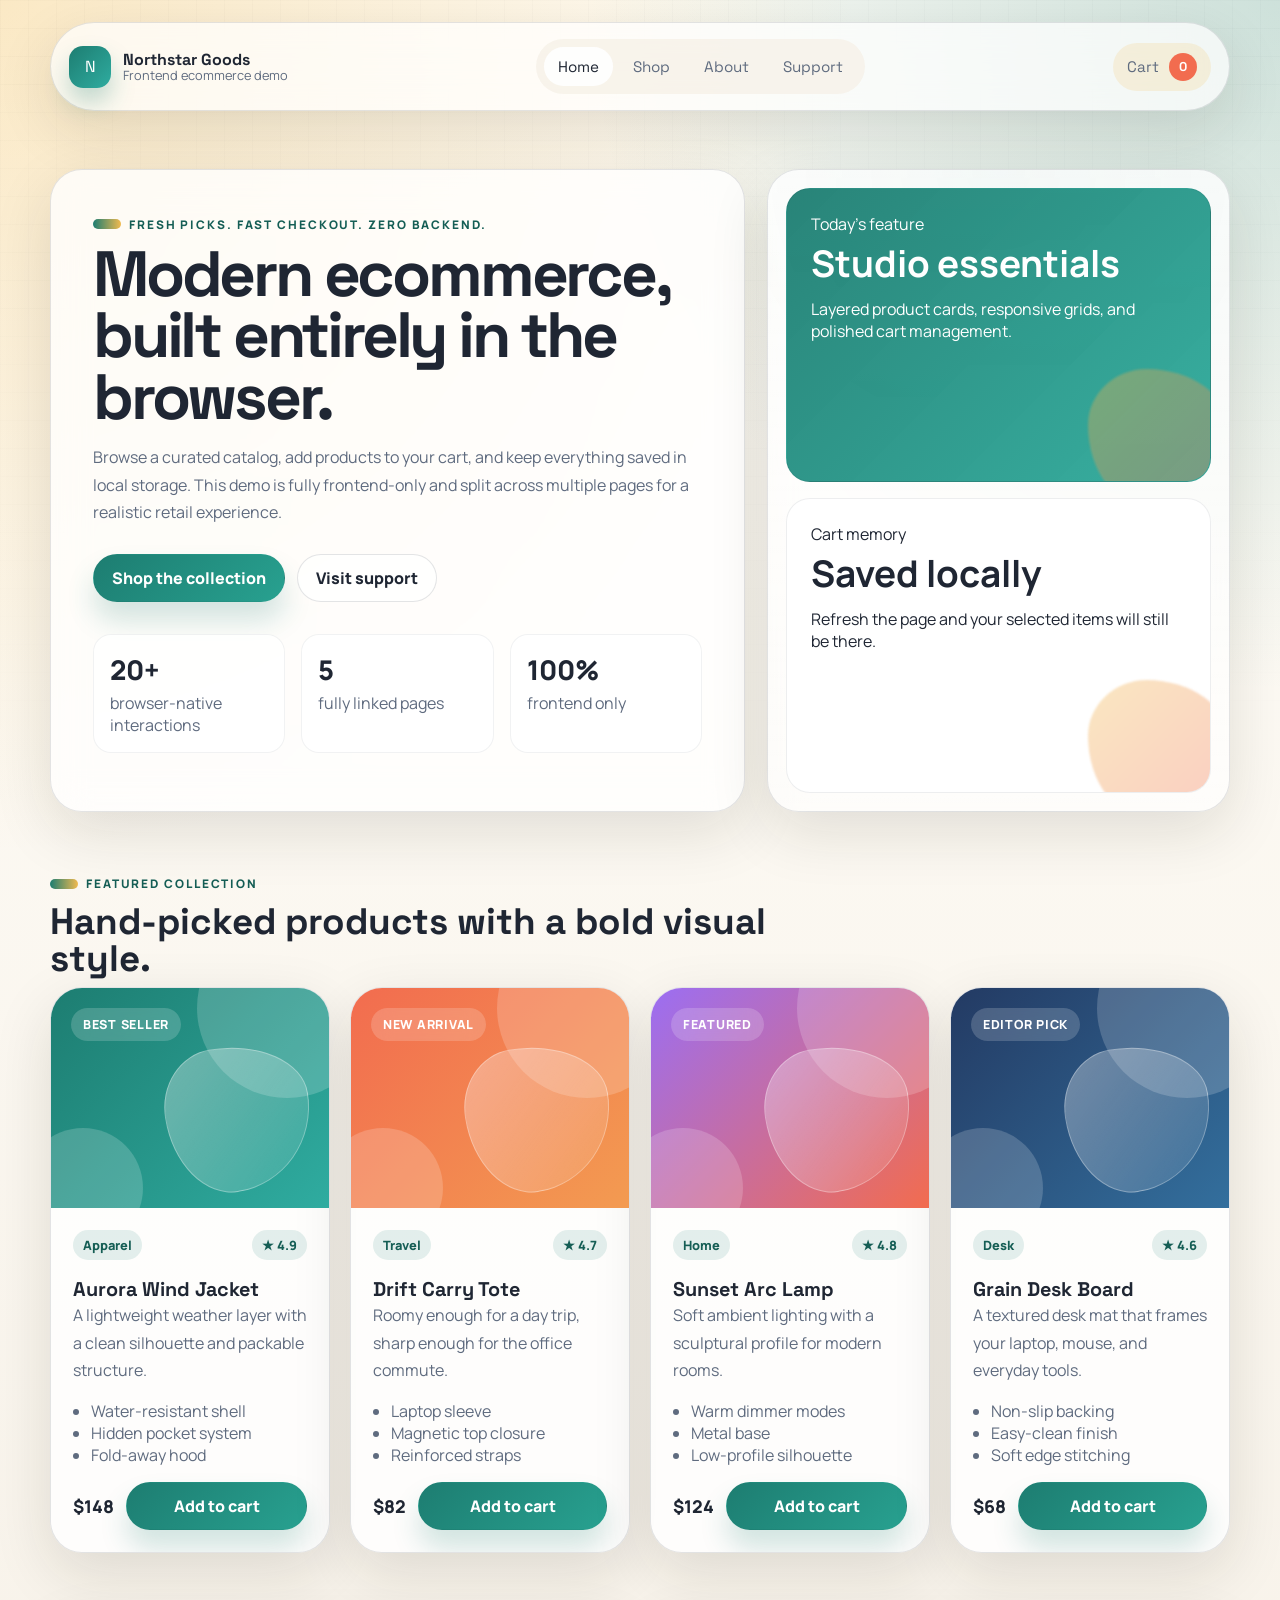
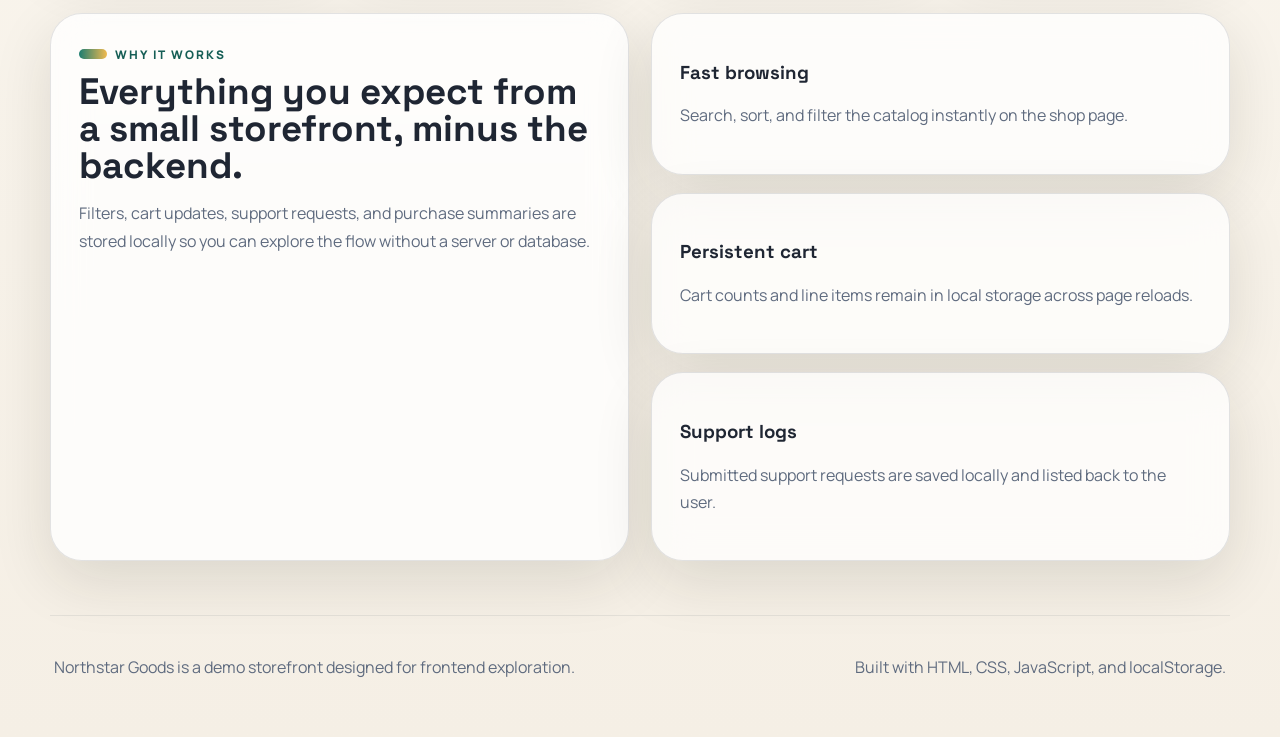
<file: index.html>
<!doctype html>
<html lang="en"> 
  <head>
    <meta charset="UTF-8" />
    <meta name="viewport" content="width=device-width, initial-scale=1.0" />
    <script src="https://app.secureprivacy.ai/script/6a3e3cb5da748a6c0cb4ad89.js"></script>
    <meta
      name="description"
      content="A polished frontend-only ecommerce demo with cart persistence, product browsing, and support pages."
    />
    <title>Northstar Goods | Frontend Ecommerce Demo</title>
    <link rel="preconnect" href="https://fonts.googleapis.com" />
    <link rel="preconnect" href="https://fonts.gstatic.com" crossorigin />
    <link
      href="https://fonts.googleapis.com/css2?family=Manrope:wght@400;500;600;700;800&family=Space+Grotesk:wght@500;700&display=swap"
      rel="stylesheet"
    />
    <link rel="stylesheet" href="./styles.css" />
  </head>
  <body data-page="home">
    <div class="page-shell">
      <header class="site-header">
        <a class="brand" href="./index.html">
          <span class="brand-mark">N</span>
          <span>
            <strong>Northstar Goods</strong>
            <small>Frontend ecommerce demo</small>
          </span>
        </a>
        <nav class="site-nav" aria-label="Main navigation">
          <a href="./index.html" data-nav="home">Home</a>
          <a href="./shop.html" data-nav="shop">Shop</a>
          <a href="./about.html" data-nav="about">About</a>
          <a href="./support.html" data-nav="support">Support</a>
        </nav>
        <a class="cart-link" href="./cart.html" data-nav="cart">
          Cart
          <span class="cart-badge" data-cart-badge>0</span>
        </a>
      </header>

      <main>
        <section class="hero section">
          <div class="hero-copy">
            <span class="eyebrow">Fresh picks. Fast checkout. Zero backend.</span>
            <h1>Modern ecommerce, built entirely in the browser.</h1>
            <p>
              Browse a curated catalog, add products to your cart, and keep everything saved in local
              storage. This demo is fully frontend-only and split across multiple pages for a realistic
              retail experience.
            </p>
            <div class="hero-actions">
              <a class="button button-primary" href="./shop.html">Shop the collection</a>
              <a class="button button-secondary" href="./support.html">Visit support</a>
            </div>
            <dl class="hero-stats">
              <div>
                <dt>20+</dt>
                <dd>browser-native interactions</dd>
              </div>
              <div>
                <dt>5</dt>
                <dd>fully linked pages</dd>
              </div>
              <div>
                <dt>100%</dt>
                <dd>frontend only</dd>
              </div>
            </dl>
          </div>
          <div class="hero-panel">
            <div class="hero-panel-card hero-panel-card-accent">
              <span>Today’s feature</span>
              <strong>Studio essentials</strong>
              <p>Layered product cards, responsive grids, and polished cart management.</p>
            </div>
            <div class="hero-panel-card">
              <span>Cart memory</span>
              <strong>Saved locally</strong>
              <p>Refresh the page and your selected items will still be there.</p>
            </div>
          </div>
        </section>

        <section class="section">
          <div class="section-heading">
            <span class="eyebrow">Featured collection</span>
            <h2>Hand-picked products with a bold visual style.</h2>
          </div>
          <div class="product-grid product-grid-featured" data-featured-grid></div>
        </section>

        <section class="section split-section">
          <div class="split-card">
            <span class="eyebrow">Why it works</span>
            <h2>Everything you expect from a small storefront, minus the backend.</h2>
            <p>
              Filters, cart updates, support requests, and purchase summaries are stored locally so you
              can explore the flow without a server or database.
            </p>
          </div>
          <div class="feature-stack">
            <article class="mini-card">
              <h3>Fast browsing</h3>
              <p>Search, sort, and filter the catalog instantly on the shop page.</p>
            </article>
            <article class="mini-card">
              <h3>Persistent cart</h3>
              <p>Cart counts and line items remain in local storage across page reloads.</p>
            </article>
            <article class="mini-card">
              <h3>Support logs</h3>
              <p>Submitted support requests are saved locally and listed back to the user.</p>
            </article>
          </div>
        </section>
      </main>

      <footer class="site-footer">
        <p>Northstar Goods is a demo storefront designed for frontend exploration.</p>
        <p>Built with HTML, CSS, JavaScript, and localStorage.</p>
      </footer>
    </div>

    <script src="./js/app.js"></script>
  </body>
</html>
</file>
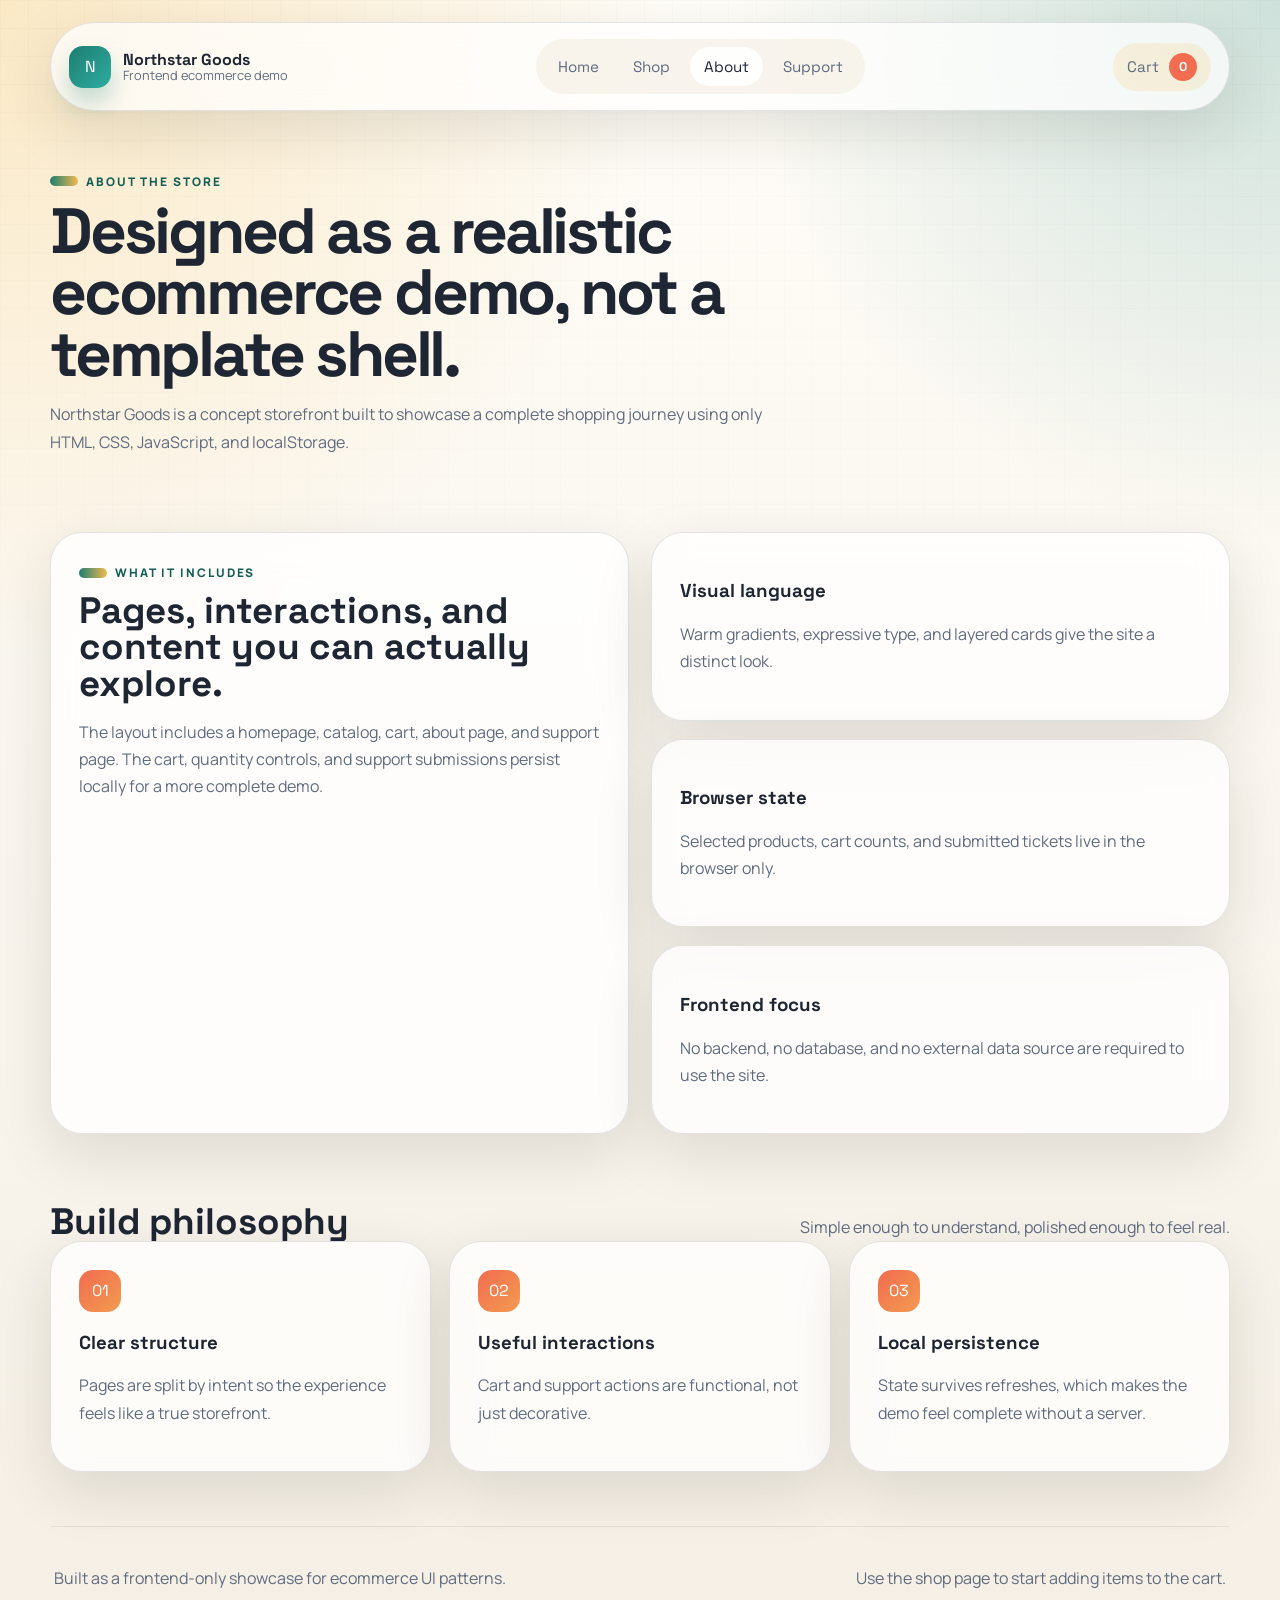
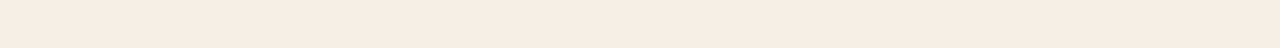
<file: about.html>
<!doctype html>
<html lang="en">
  <head>
    <meta charset="UTF-8" />
    <meta name="viewport" content="width=device-width, initial-scale=1.0" />
    <script src="https://app.secureprivacy.ai/script/6a3e3cb5da748a6c0cb4ad89.js"></script>
    <meta
      name="description"
      content="Learn about the Northstar Goods demo storefront and the frontend-only approach behind it."
    />
    <title>About | Northstar Goods</title>
    <link rel="preconnect" href="https://fonts.googleapis.com" />
    <link rel="preconnect" href="https://fonts.gstatic.com" crossorigin />
    <link
      href="https://fonts.googleapis.com/css2?family=Manrope:wght@400;500;600;700;800&family=Space+Grotesk:wght@500;700&display=swap"
      rel="stylesheet"
    />
    <link rel="stylesheet" href="./styles.css" />
  </head>
  <body data-page="about">
    <div class="page-shell">
      <header class="site-header">
        <a class="brand" href="./index.html">
          <span class="brand-mark">N</span>
          <span>
            <strong>Northstar Goods</strong>
            <small>Frontend ecommerce demo</small>
          </span>
        </a>
        <nav class="site-nav" aria-label="Main navigation">
          <a href="./index.html" data-nav="home">Home</a>
          <a href="./shop.html" data-nav="shop">Shop</a>
          <a href="./about.html" data-nav="about">About</a>
          <a href="./support.html" data-nav="support">Support</a>
        </nav>
        <a class="cart-link" href="./cart.html" data-nav="cart">
          Cart
          <span class="cart-badge" data-cart-badge>0</span>
        </a>
      </header>

      <main>
        <section class="section about-hero">
          <div class="section-heading">
            <span class="eyebrow">About the store</span>
            <h1>Designed as a realistic ecommerce demo, not a template shell.</h1>
            <p>
              Northstar Goods is a concept storefront built to showcase a complete shopping journey
              using only HTML, CSS, JavaScript, and localStorage.
            </p>
          </div>
        </section>

        <section class="section split-section">
          <article class="split-card">
            <span class="eyebrow">What it includes</span>
            <h2>Pages, interactions, and content you can actually explore.</h2>
            <p>
              The layout includes a homepage, catalog, cart, about page, and support page. The cart,
              quantity controls, and support submissions persist locally for a more complete demo.
            </p>
          </article>
          <div class="feature-stack">
            <article class="mini-card">
              <h3>Visual language</h3>
              <p>Warm gradients, expressive type, and layered cards give the site a distinct look.</p>
            </article>
            <article class="mini-card">
              <h3>Browser state</h3>
              <p>Selected products, cart counts, and submitted tickets live in the browser only.</p>
            </article>
            <article class="mini-card">
              <h3>Frontend focus</h3>
              <p>No backend, no database, and no external data source are required to use the site.</p>
            </article>
          </div>
        </section>

        <section class="section timeline-section">
          <div class="section-heading section-heading-inline">
            <h2>Build philosophy</h2>
            <p>Simple enough to understand, polished enough to feel real.</p>
          </div>
          <div class="timeline-grid">
            <article class="timeline-card">
              <span>01</span>
              <h3>Clear structure</h3>
              <p>Pages are split by intent so the experience feels like a true storefront.</p>
            </article>
            <article class="timeline-card">
              <span>02</span>
              <h3>Useful interactions</h3>
              <p>Cart and support actions are functional, not just decorative.</p>
            </article>
            <article class="timeline-card">
              <span>03</span>
              <h3>Local persistence</h3>
              <p>State survives refreshes, which makes the demo feel complete without a server.</p>
            </article>
          </div>
        </section>
      </main>

      <footer class="site-footer">
        <p>Built as a frontend-only showcase for ecommerce UI patterns.</p>
        <p>Use the shop page to start adding items to the cart.</p>
      </footer>
    </div>

    <script src="./js/app.js"></script>
  </body>
</html>
</file>
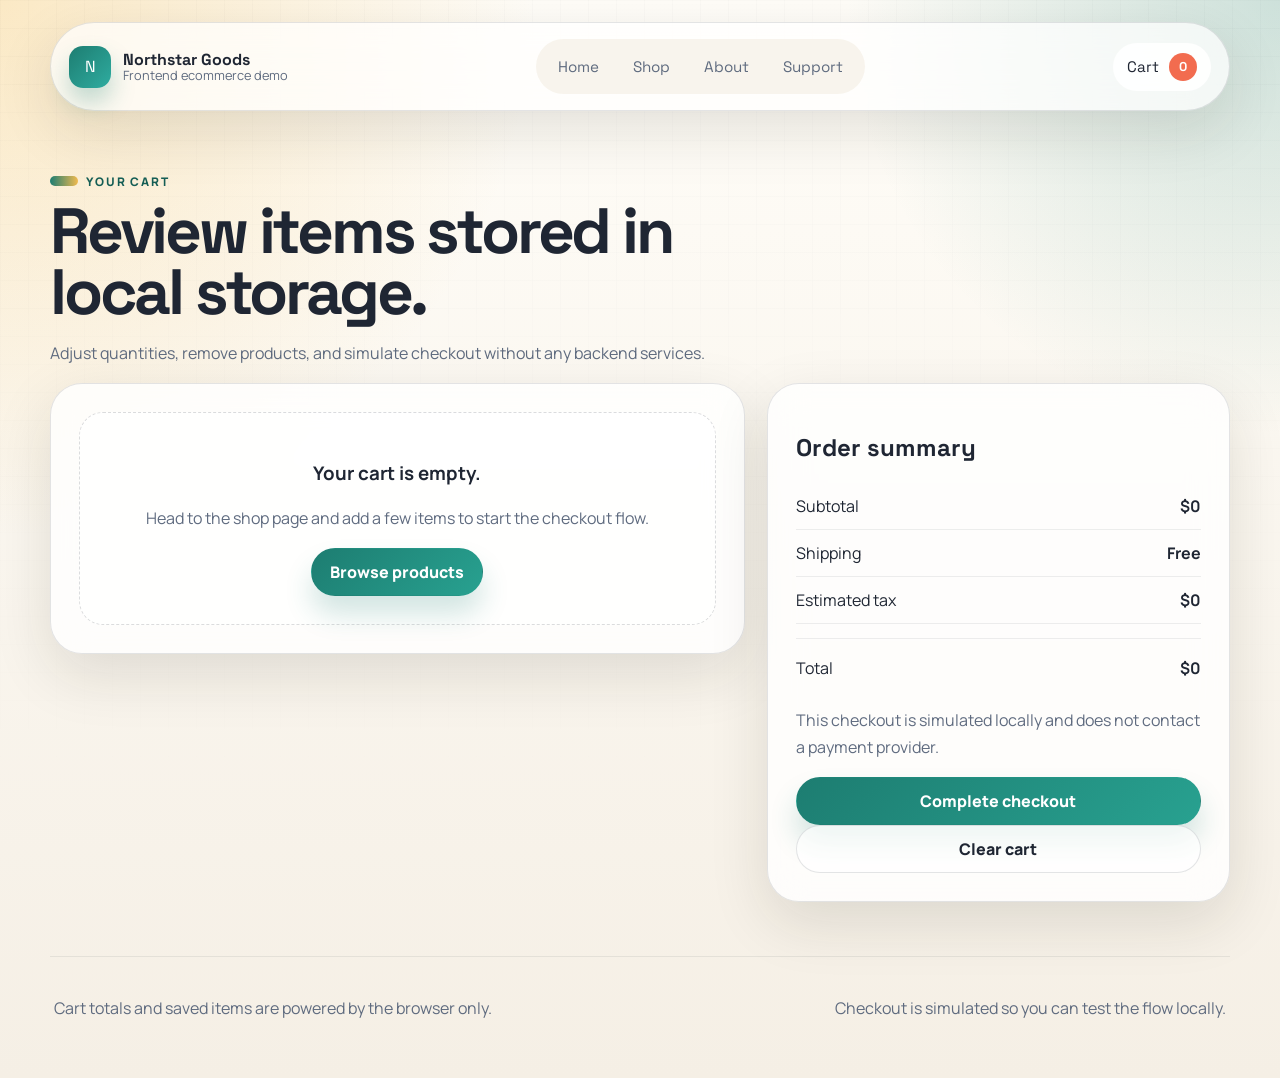
<file: cart.html>
<!doctype html>
<html lang="en">
  <head>
    <meta charset="UTF-8" />
    <meta name="viewport" content="width=device-width, initial-scale=1.0" />
    <script src="https://app.secureprivacy.ai/script/6a3e3cb5da748a6c0cb4ad89.js"></script>
    <meta
      name="description"
      content="Review the Northstar Goods cart, update quantities, and simulate a frontend-only checkout."
    />
    <title>Cart | Northstar Goods</title>
    <link rel="preconnect" href="https://fonts.googleapis.com" />
    <link rel="preconnect" href="https://fonts.gstatic.com" crossorigin />
    <link
      href="https://fonts.googleapis.com/css2?family=Manrope:wght@400;500;600;700;800&family=Space+Grotesk:wght@500;700&display=swap"
      rel="stylesheet"
    />
    <link rel="stylesheet" href="./styles.css" />
  </head>
  <body data-page="cart">
    <div class="page-shell">
      <header class="site-header">
        <a class="brand" href="./index.html">
          <span class="brand-mark">N</span>
          <span>
            <strong>Northstar Goods</strong>
            <small>Frontend ecommerce demo</small>
          </span>
        </a>
        <nav class="site-nav" aria-label="Main navigation">
          <a href="./index.html" data-nav="home">Home</a>
          <a href="./shop.html" data-nav="shop">Shop</a>
          <a href="./about.html" data-nav="about">About</a>
          <a href="./support.html" data-nav="support">Support</a>
        </nav>
        <a class="cart-link" href="./cart.html" data-nav="cart">
          Cart
          <span class="cart-badge" data-cart-badge>0</span>
        </a>
      </header>

      <main>
        <section class="section">
          <div class="section-heading">
            <span class="eyebrow">Your cart</span>
            <h1>Review items stored in local storage.</h1>
            <p>
              Adjust quantities, remove products, and simulate checkout without any backend services.
            </p>
          </div>

          <div class="cart-layout">
            <div class="cart-list-wrap">
              <div class="cart-message" data-cart-message hidden></div>
              <div class="cart-list" data-cart-items></div>
            </div>

            <aside class="cart-summary" data-cart-summary></aside>
          </div>
        </section>
      </main>

      <footer class="site-footer">
        <p>Cart totals and saved items are powered by the browser only.</p>
        <p>Checkout is simulated so you can test the flow locally.</p>
      </footer>
    </div>

    <script src="./js/app.js"></script>
  </body>
</html>
</file>
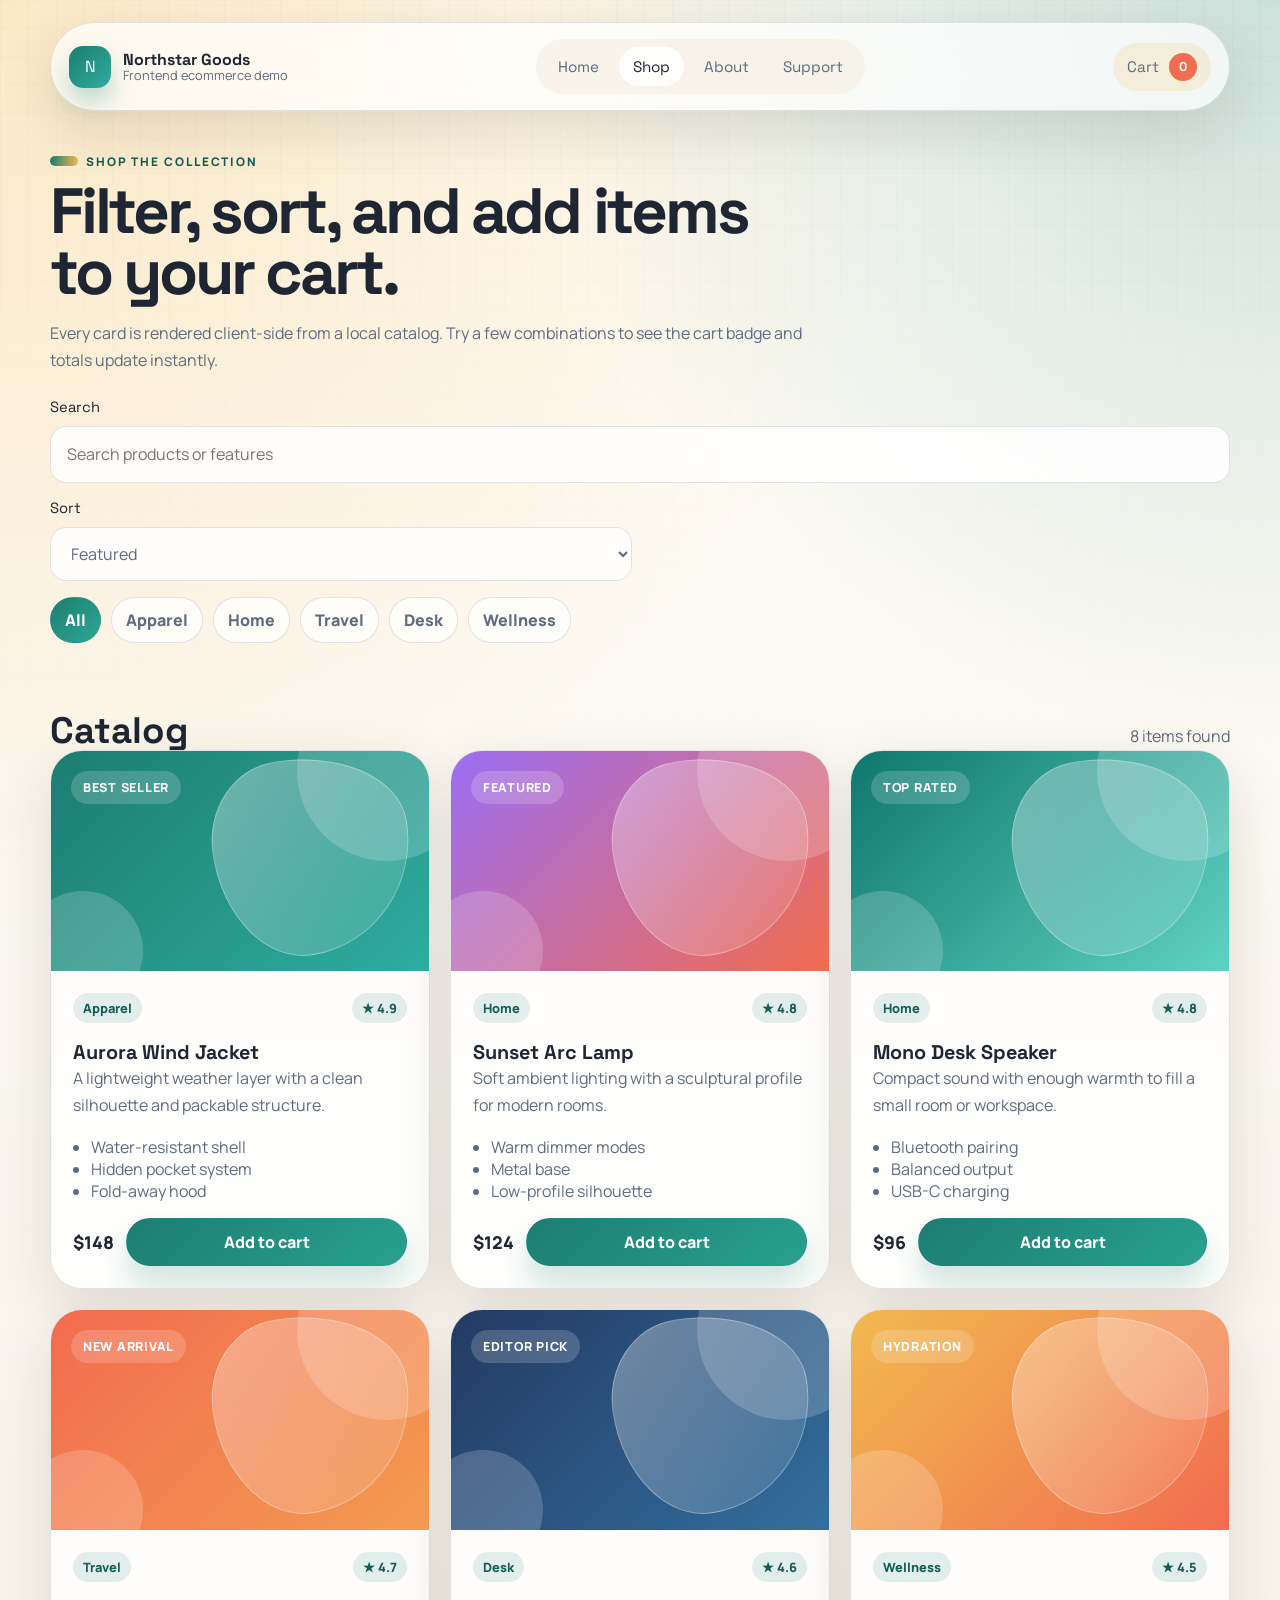
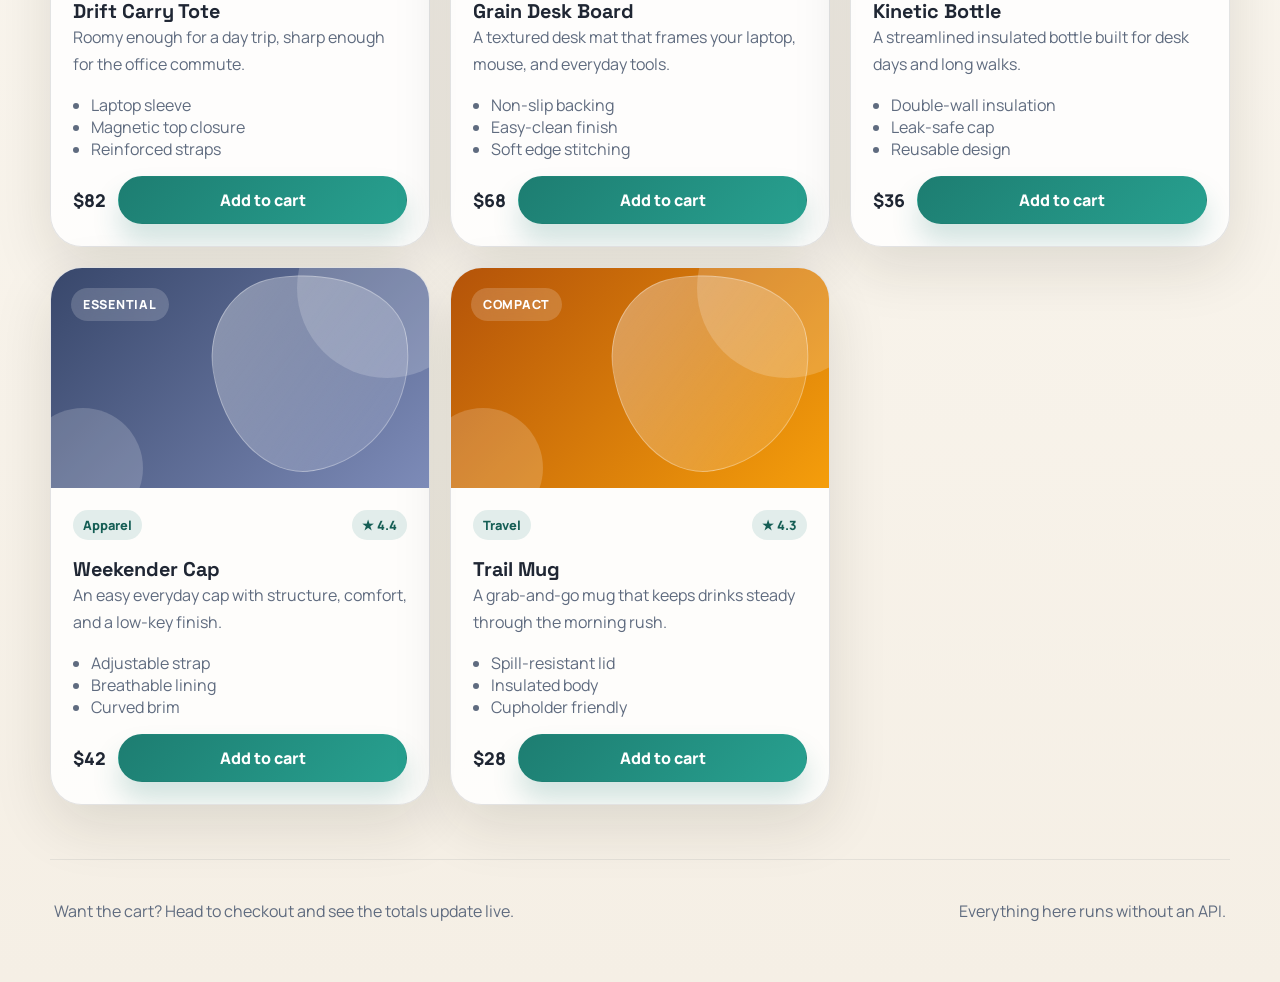
<file: shop.html>
<!doctype html>
<html lang="en">
  <head>
    <meta charset="UTF-8" />
    <meta name="viewport" content="width=device-width, initial-scale=1.0" />
    <script src="https://app.secureprivacy.ai/script/6a3e3cb5da748a6c0cb4ad89.js"></script>
    <meta
      name="description"
      content="Browse the Northstar Goods catalog, filter items, and add products to the cart."
    />
    <title>Shop | Northstar Goods</title>
    <link rel="preconnect" href="https://fonts.googleapis.com" />
    <link rel="preconnect" href="https://fonts.gstatic.com" crossorigin />
    <link
      href="https://fonts.googleapis.com/css2?family=Manrope:wght@400;500;600;700;800&family=Space+Grotesk:wght@500;700&display=swap"
      rel="stylesheet"
    />
    <link rel="stylesheet" href="./styles.css" />
  </head>
  <body data-page="shop">
    <div class="page-shell">
      <header class="site-header">
        <a class="brand" href="./index.html">
          <span class="brand-mark">N</span>
          <span>
            <strong>Northstar Goods</strong>
            <small>Frontend ecommerce demo</small>
          </span>
        </a>
        <nav class="site-nav" aria-label="Main navigation">
          <a href="./index.html" data-nav="home">Home</a>
          <a href="./shop.html" data-nav="shop">Shop</a>
          <a href="./about.html" data-nav="about">About</a>
          <a href="./support.html" data-nav="support">Support</a>
        </nav>
        <a class="cart-link" href="./cart.html" data-nav="cart">
          Cart
          <span class="cart-badge" data-cart-badge>0</span>
        </a>
      </header>

      <main>
        <section class="section shop-hero">
          <div class="section-heading">
            <span class="eyebrow">Shop the collection</span>
            <h1>Filter, sort, and add items to your cart.</h1>
            <p>
              Every card is rendered client-side from a local catalog. Try a few combinations to see
              the cart badge and totals update instantly.
            </p>
          </div>

          <div class="shop-toolbar">
            <label class="field search-field">
              <span>Search</span>
              <input type="search" id="shop-search" placeholder="Search products or features" />
            </label>

            <label class="field">
              <span>Sort</span>
              <select id="shop-sort">
                <option value="featured">Featured</option>
                <option value="price-asc">Price: Low to High</option>
                <option value="price-desc">Price: High to Low</option>
                <option value="rating">Top Rated</option>
              </select>
            </label>
          </div>

          <div class="chip-row" data-category-filters>
            <button class="chip is-active" type="button" data-category="All">All</button>
            <button class="chip" type="button" data-category="Apparel">Apparel</button>
            <button class="chip" type="button" data-category="Home">Home</button>
            <button class="chip" type="button" data-category="Travel">Travel</button>
            <button class="chip" type="button" data-category="Desk">Desk</button>
            <button class="chip" type="button" data-category="Wellness">Wellness</button>
          </div>
        </section>

        <section class="section">
          <div class="section-heading section-heading-inline">
            <h2>Catalog</h2>
            <p><span data-shop-count>0</span> items found</p>
          </div>
          <div class="product-grid" data-shop-grid></div>
        </section>
      </main>

      <footer class="site-footer">
        <p>Want the cart? Head to checkout and see the totals update live.</p>
        <p>Everything here runs without an API.</p>
      </footer>
    </div>

    <script src="./js/app.js"></script>
  </body>
</html>
</file>
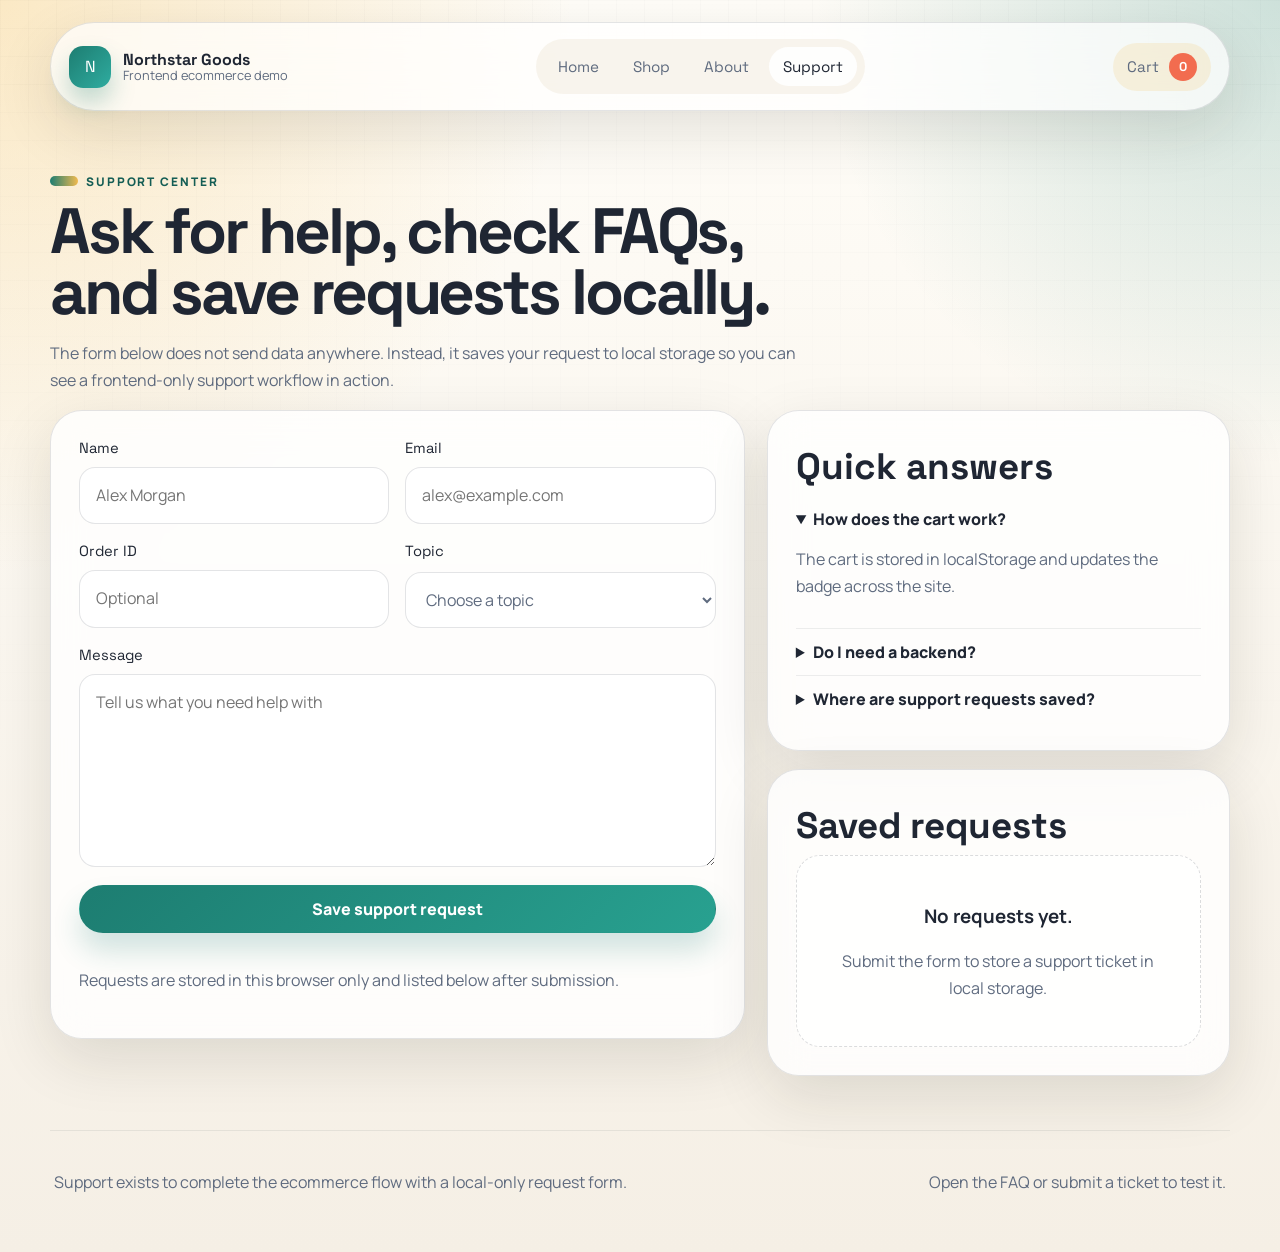
<file: support.html>
<!doctype html>
<html lang="en">
  <head>
    <meta charset="UTF-8" />
    <meta name="viewport" content="width=device-width, initial-scale=1.0" />
    <script src="https://app.secureprivacy.ai/script/6a3e3cb5da748a6c0cb4ad89.js"></script>
    <meta
      name="description"
      content="Get help with the Northstar Goods demo store and submit local support requests."
    />
    <title>Support | Northstar Goods</title>
    <link rel="preconnect" href="https://fonts.googleapis.com" />
    <link rel="preconnect" href="https://fonts.gstatic.com" crossorigin />
    <link
      href="https://fonts.googleapis.com/css2?family=Manrope:wght@400;500;600;700;800&family=Space+Grotesk:wght@500;700&display=swap"
      rel="stylesheet"
    />
    <link rel="stylesheet" href="./styles.css" />
  </head>
  <body data-page="support">
    <div class="page-shell">
      <header class="site-header">
        <a class="brand" href="./index.html">
          <span class="brand-mark">N</span>
          <span>
            <strong>Northstar Goods</strong>
            <small>Frontend ecommerce demo</small>
          </span>
        </a>
        <nav class="site-nav" aria-label="Main navigation">
          <a href="./index.html" data-nav="home">Home</a>
          <a href="./shop.html" data-nav="shop">Shop</a>
          <a href="./about.html" data-nav="about">About</a>
          <a href="./support.html" data-nav="support">Support</a>
        </nav>
        <a class="cart-link" href="./cart.html" data-nav="cart">
          Cart
          <span class="cart-badge" data-cart-badge>0</span>
        </a>
      </header>

      <main>
        <section class="section">
          <div class="section-heading">
            <span class="eyebrow">Support center</span>
            <h1>Ask for help, check FAQs, and save requests locally.</h1>
            <p>
              The form below does not send data anywhere. Instead, it saves your request to local
              storage so you can see a frontend-only support workflow in action.
            </p>
          </div>

          <div class="support-layout">
            <form class="support-form" id="support-form">
              <div class="field-grid">
                <label class="field">
                  <span>Name</span>
                  <input type="text" name="name" placeholder="Alex Morgan" required />
                </label>
                <label class="field">
                  <span>Email</span>
                  <input type="email" name="email" placeholder="alex@example.com" required />
                </label>
              </div>

              <div class="field-grid">
                <label class="field">
                  <span>Order ID</span>
                  <input type="text" name="orderId" placeholder="Optional" />
                </label>
                <label class="field">
                  <span>Topic</span>
                  <select name="topic" required>
                    <option value="">Choose a topic</option>
                    <option value="shipping">Shipping</option>
                    <option value="returns">Returns</option>
                    <option value="cart">Cart issue</option>
                    <option value="site">Site feedback</option>
                  </select>
                </label>
              </div>

              <label class="field">
                <span>Message</span>
                <textarea
                  name="message"
                  rows="6"
                  placeholder="Tell us what you need help with"
                  required
                ></textarea>
              </label>

              <button class="button button-primary" type="submit">Save support request</button>
              <p class="form-note">
                Requests are stored in this browser only and listed below after submission.
              </p>
            </form>

            <aside class="support-side">
              <article class="support-card">
                <h2>Quick answers</h2>
                <details open>
                  <summary>How does the cart work?</summary>
                  <p>The cart is stored in localStorage and updates the badge across the site.</p>
                </details>
                <details>
                  <summary>Do I need a backend?</summary>
                  <p>No. This demo is intentionally frontend-only and static.</p>
                </details>
                <details>
                  <summary>Where are support requests saved?</summary>
                  <p>They are kept inside your browser so you can review them after submitting.</p>
                </details>
              </article>

              <article class="support-card">
                <h2>Saved requests</h2>
                <div class="support-log" data-support-log></div>
              </article>
            </aside>
          </div>
        </section>
      </main>

      <footer class="site-footer">
        <p>Support exists to complete the ecommerce flow with a local-only request form.</p>
        <p>Open the FAQ or submit a ticket to test it.</p>
      </footer>
    </div>

    <script src="./js/app.js"></script>
  </body>
</html>
</file>
<file: styles.css>
:root {
  color-scheme: light;
  --bg: #f5efe5;
  --bg-alt: #fffaf3;
  --surface: rgba(255, 255, 255, 0.78);
  --surface-strong: #ffffff;
  --text: #1f2633;
  --muted: #5f6b7f;
  --border: rgba(31, 38, 51, 0.12);
  --shadow: 0 20px 60px rgba(34, 29, 17, 0.12);
  --primary: #1d7d71;
  --primary-dark: #155e55;
  --accent: #f26c4f;
  --accent-soft: #ffd7c9;
  --gold: #f1ba4f;
  --radius-xl: 32px;
  --radius-lg: 24px;
  --radius-md: 18px;
  --radius-sm: 14px;
  --max-width: 1180px;
}

* {
  box-sizing: border-box;
}

html {
  scroll-behavior: smooth;
}

body {
  margin: 0;
  min-height: 100vh;
  font-family: 'Manrope', sans-serif;
  color: var(--text);
  background:
    radial-gradient(circle at top left, rgba(241, 186, 79, 0.3), transparent 32%),
    radial-gradient(circle at top right, rgba(29, 125, 113, 0.22), transparent 26%),
    linear-gradient(180deg, #fffdf8 0%, var(--bg) 100%);
}

body::before {
  content: '';
  position: fixed;
  inset: 0;
  pointer-events: none;
  background-image: linear-gradient(rgba(31, 38, 51, 0.03) 1px, transparent 1px),
    linear-gradient(90deg, rgba(31, 38, 51, 0.03) 1px, transparent 1px);
  background-size: 28px 28px;
  mask-image: linear-gradient(180deg, rgba(0, 0, 0, 0.5), transparent 92%);
}

a {
  color: inherit;
  text-decoration: none;
}

button,
input,
select,
textarea {
  font: inherit;
}

button {
  cursor: pointer;
}

img {
  display: block;
  max-width: 100%;
}

.page-shell {
  position: relative;
  z-index: 1;
  width: min(calc(100% - 32px), var(--max-width));
  margin: 0 auto;
  padding: 22px 0 40px;
}

.site-header,
.site-footer,
.section {
  width: 100%;
}

.site-header {
  display: flex;
  align-items: center;
  justify-content: space-between;
  gap: 18px;
  padding: 16px 18px;
  margin-bottom: 28px;
  background: rgba(255, 255, 255, 0.7);
  border: 1px solid var(--border);
  border-radius: 999px;
  box-shadow: var(--shadow);
  backdrop-filter: blur(18px);
}

.brand {
  display: inline-flex;
  align-items: center;
  gap: 12px;
}

.brand strong,
.site-nav a,
.cart-link,
.section-heading h1,
.section-heading h2,
.hero-copy h1,
.split-card h2,
.timeline-card h3,
.support-card h2,
.mini-card h3,
.product-title,
.cart-title,
.summary-title,
.field span,
.timeline-card span,
.brand-mark {
  font-family: 'Space Grotesk', sans-serif;
}

.brand span:last-child {
  display: flex;
  flex-direction: column;
  line-height: 1.1;
}

.brand small {
  color: var(--muted);
  font-size: 0.8rem;
}

.brand-mark {
  width: 42px;
  height: 42px;
  display: grid;
  place-items: center;
  border-radius: 14px;
  color: #fff;
  background: linear-gradient(135deg, var(--primary), #2faca0);
  box-shadow: 0 14px 24px rgba(29, 125, 113, 0.28);
}

.site-nav {
  display: flex;
  align-items: center;
  gap: 6px;
  padding: 8px;
  border-radius: 999px;
  background: rgba(245, 239, 229, 0.7);
}

.site-nav a,
.cart-link {
  padding: 10px 14px;
  border-radius: 999px;
  font-size: 0.95rem;
  color: var(--muted);
  transition: background-color 0.2s ease, color 0.2s ease, transform 0.2s ease;
}

.site-nav a:hover,
.site-nav a.is-active,
.cart-link:hover,
.cart-link.is-active {
  color: var(--text);
  background: rgba(255, 255, 255, 0.9);
}

.cart-link {
  display: inline-flex;
  align-items: center;
  gap: 10px;
  background: rgba(241, 186, 79, 0.16);
}

.cart-badge {
  min-width: 28px;
  height: 28px;
  padding: 0 8px;
  display: inline-grid;
  place-items: center;
  border-radius: 999px;
  background: var(--accent);
  color: #fff;
  font-size: 0.8rem;
  font-weight: 800;
}

.section {
  padding: 30px 0;
}

.hero,
.split-section,
.cart-layout,
.support-layout,
.timeline-grid,
.field-grid {
  display: grid;
  gap: 22px;
}

.hero {
  grid-template-columns: minmax(0, 1.2fr) minmax(320px, 0.8fr);
  align-items: stretch;
}

.hero-copy,
.hero-panel,
.split-card,
.mini-card,
.timeline-card,
.support-card,
.cart-summary,
.support-form,
.cart-list-wrap {
  border: 1px solid var(--border);
  border-radius: var(--radius-xl);
  background: var(--surface);
  box-shadow: var(--shadow);
  backdrop-filter: blur(18px);
}

.hero-copy {
  padding: 42px;
}

.hero-copy h1,
.section-heading h1 {
  margin: 10px 0 16px;
  font-size: clamp(2.6rem, 5vw, 4.9rem);
  line-height: 0.96;
  letter-spacing: -0.05em;
}

.hero-copy p,
.section-heading p,
.split-card p,
.mini-card p,
.timeline-card p,
.support-card p,
.site-footer p,
.form-note,
.product-description,
.cart-meta,
.summary-note,
.field input,
.field select,
.field textarea,
.cart-empty p,
.cart-summary p {
  color: var(--muted);
  line-height: 1.7;
}

.eyebrow {
  display: inline-flex;
  align-items: center;
  gap: 8px;
  text-transform: uppercase;
  letter-spacing: 0.16em;
  font-size: 0.74rem;
  font-weight: 800;
  color: var(--primary-dark);
}

.eyebrow::before {
  content: '';
  width: 28px;
  height: 10px;
  border-radius: 999px;
  background: linear-gradient(90deg, var(--primary), var(--gold));
}

.hero-actions {
  display: flex;
  flex-wrap: wrap;
  gap: 12px;
  margin-top: 28px;
}

.button {
  display: inline-flex;
  align-items: center;
  justify-content: center;
  min-height: 48px;
  padding: 0 18px;
  border: 1px solid transparent;
  border-radius: 999px;
  font-weight: 800;
  transition: transform 0.2s ease, box-shadow 0.2s ease, background-color 0.2s ease;
}

.button:hover,
.chip:hover,
.product-card:hover,
.timeline-card:hover,
.mini-card:hover,
.support-card:hover,
.cart-item:hover {
  transform: translateY(-2px);
}

.button-primary {
  color: #fff;
  background: linear-gradient(135deg, var(--primary), #28a190);
  box-shadow: 0 18px 28px rgba(29, 125, 113, 0.2);
}

.button-secondary {
  color: var(--text);
  border-color: var(--border);
  background: rgba(255, 255, 255, 0.65);
}

.hero-stats {
  display: grid;
  grid-template-columns: repeat(3, minmax(0, 1fr));
  gap: 16px;
  margin-top: 32px;
}

.hero-stats div {
  padding: 16px;
  border-radius: var(--radius-md);
  background: rgba(255, 255, 255, 0.8);
  border: 1px solid rgba(31, 38, 51, 0.06);
}

.hero-stats dt {
  font-size: 1.7rem;
  font-weight: 800;
  color: var(--text);
}

.hero-stats dd {
  margin: 4px 0 0;
  color: var(--muted);
}

.hero-panel {
  display: grid;
  gap: 16px;
  padding: 18px;
  background:
    linear-gradient(180deg, rgba(255, 255, 255, 0.82), rgba(255, 255, 255, 0.66)),
    radial-gradient(circle at top, rgba(29, 125, 113, 0.18), transparent 40%);
}

.hero-panel-card {
  position: relative;
  min-height: 180px;
  padding: 24px;
  border-radius: var(--radius-lg);
  border: 1px solid rgba(31, 38, 51, 0.08);
  background: var(--surface-strong);
  overflow: hidden;
}

.hero-panel-card::after {
  content: '';
  position: absolute;
  inset: auto -18px -28px auto;
  width: 140px;
  height: 140px;
  border-radius: 42% 58% 54% 46% / 40% 42% 58% 60%;
  background: linear-gradient(135deg, rgba(241, 186, 79, 0.35), rgba(242, 108, 79, 0.35));
  filter: blur(1px);
}

.hero-panel-card-accent {
  background: linear-gradient(135deg, rgba(29, 125, 113, 0.95), rgba(39, 169, 153, 0.92));
  color: #fff;
}

.hero-panel-card-accent p,
.hero-panel-card-accent span,
.hero-panel-card-accent strong {
  color: inherit;
}

.hero-panel-card strong,
.section-heading h2,
.split-card h2,
.support-card h2 {
  display: block;
  margin: 10px 0 10px;
  font-size: clamp(1.6rem, 3vw, 2.3rem);
  line-height: 1;
}

.section-heading {
  max-width: 760px;
}

.section-heading-inline {
  max-width: none;
  display: flex;
  align-items: end;
  justify-content: space-between;
  gap: 20px;
}

.section-heading-inline p,
.section-heading-inline h2 {
  margin-bottom: 0;
}

.split-section {
  grid-template-columns: minmax(0, 1fr) minmax(0, 1fr);
}

.split-card,
.mini-card,
.timeline-card,
.support-card,
.cart-summary,
.cart-list-wrap,
.support-form {
  padding: 28px;
}

.feature-stack,
.timeline-grid {
  display: grid;
  gap: 18px;
}

.mini-card,
.timeline-card,
.support-card {
  background: rgba(255, 255, 255, 0.74);
}

.product-grid {
  display: grid;
  grid-template-columns: repeat(3, minmax(0, 1fr));
  gap: 20px;
}

.product-grid-featured {
  grid-template-columns: repeat(4, minmax(0, 1fr));
}

.product-card {
  display: flex;
  flex-direction: column;
  min-height: 100%;
  overflow: hidden;
  border-radius: var(--radius-xl);
  border: 1px solid var(--border);
  background: rgba(255, 255, 255, 0.82);
  box-shadow: var(--shadow);
  transition: transform 0.2s ease, box-shadow 0.2s ease;
}

.product-art {
  position: relative;
  min-height: 220px;
  padding: 20px;
  color: #fff;
  background: linear-gradient(135deg, var(--tone-a), var(--tone-b));
  overflow: hidden;
}

.product-art::before,
.product-art::after {
  content: '';
  position: absolute;
  border-radius: 50%;
  background: rgba(255, 255, 255, 0.18);
}

.product-art::before {
  width: 180px;
  height: 180px;
  top: -70px;
  right: -48px;
}

.product-art::after {
  width: 120px;
  height: 120px;
  left: -28px;
  bottom: -40px;
}

.product-badge {
  position: relative;
  z-index: 1;
  display: inline-flex;
  padding: 8px 12px;
  border-radius: 999px;
  font-size: 0.78rem;
  font-weight: 800;
  letter-spacing: 0.06em;
  text-transform: uppercase;
  background: rgba(255, 255, 255, 0.18);
  backdrop-filter: blur(10px);
}

.product-art-visual {
  position: absolute;
  inset: auto 18px 18px auto;
  width: 52%;
  min-width: 120px;
  aspect-ratio: 1;
  border-radius: 38% 62% 58% 42% / 42% 40% 60% 58%;
  border: 1px solid rgba(255, 255, 255, 0.3);
  background: linear-gradient(135deg, rgba(255, 255, 255, 0.35), rgba(255, 255, 255, 0.08));
  transform: rotate(-9deg);
}

.product-card-body {
  display: flex;
  flex: 1;
  flex-direction: column;
  gap: 16px;
  padding: 22px;
}

.product-meta,
.product-footer,
.cart-row-meta,
.summary-row,
.support-ticket-meta {
  display: flex;
  align-items: center;
  justify-content: space-between;
  gap: 12px;
}

.product-title {
  margin: 0;
  font-size: 1.24rem;
}

.product-description {
  margin: 0;
}

.product-features {
  margin: 0;
  padding-left: 18px;
  color: var(--muted);
}

.product-price {
  font-size: 1.1rem;
  font-weight: 800;
  color: var(--text);
}

.rating-pill,
.category-pill {
  display: inline-flex;
  align-items: center;
  padding: 6px 10px;
  border-radius: 999px;
  background: rgba(29, 125, 113, 0.12);
  color: var(--primary-dark);
  font-size: 0.8rem;
  font-weight: 800;
}

.add-to-cart,
.checkout-button,
.clear-cart-button {
  width: 100%;
}

.shop-hero {
  padding-top: 10px;
}

.shop-toolbar,
.field-grid {
  display: grid;
  grid-template-columns: repeat(2, minmax(0, 1fr));
  gap: 16px;
}

.shop-toolbar {
  margin-top: 24px;
}

.field {
  display: grid;
  gap: 10px;
}

.field span {
  font-size: 0.92rem;
  color: var(--text);
}

.field input,
.field select,
.field textarea {
  width: 100%;
  padding: 14px 16px;
  border: 1px solid rgba(31, 38, 51, 0.12);
  border-radius: 16px;
  background: rgba(255, 255, 255, 0.85);
  outline: none;
  transition: border-color 0.2s ease, box-shadow 0.2s ease;
}

.field input:focus,
.field select:focus,
.field textarea:focus {
  border-color: rgba(29, 125, 113, 0.48);
  box-shadow: 0 0 0 4px rgba(29, 125, 113, 0.12);
}

.search-field {
  grid-column: 1 / -1;
}

.chip-row {
  display: flex;
  flex-wrap: wrap;
  gap: 10px;
  margin-top: 16px;
}

.chip {
  padding: 11px 14px;
  border: 1px solid rgba(31, 38, 51, 0.12);
  border-radius: 999px;
  background: rgba(255, 255, 255, 0.74);
  font-weight: 800;
  color: var(--muted);
}

.chip.is-active {
  color: #fff;
  background: linear-gradient(135deg, var(--primary), #2ea893);
  border-color: transparent;
}

.cart-layout,
.support-layout {
  grid-template-columns: minmax(0, 1.2fr) minmax(300px, 0.8fr);
  align-items: start;
}

.cart-list-wrap,
.support-form,
.cart-summary,
.support-card {
  background: rgba(255, 255, 255, 0.8);
}

.cart-list {
  display: grid;
  gap: 16px;
}

.cart-empty {
  padding: 30px 0 8px;
  text-align: center;
}

.cart-item {
  display: grid;
  grid-template-columns: 92px minmax(0, 1fr) auto;
  gap: 16px;
  padding: 16px;
  border-radius: var(--radius-lg);
  border: 1px solid rgba(31, 38, 51, 0.08);
  background: rgba(255, 255, 255, 0.85);
  transition: transform 0.2s ease;
}

.cart-item-art {
  min-height: 92px;
  border-radius: 18px;
  background: linear-gradient(135deg, var(--tone-a), var(--tone-b));
}

.cart-title {
  margin: 0;
  font-size: 1.1rem;
}

.cart-controls {
  display: inline-flex;
  align-items: center;
  gap: 8px;
  flex-wrap: wrap;
}

.qty-button,
.remove-button,
.support-link,
.cart-row button {
  border: 1px solid rgba(31, 38, 51, 0.12);
  background: rgba(255, 255, 255, 0.9);
  color: var(--text);
}

.qty-button,
.remove-button {
  min-width: 36px;
  height: 36px;
  padding: 0 12px;
  border-radius: 999px;
}

.remove-button {
  color: #b44330;
}

.cart-summary {
  position: sticky;
  top: 20px;
}

.summary-row {
  padding: 12px 0;
  border-bottom: 1px solid rgba(31, 38, 51, 0.08);
}

.summary-row:last-of-type {
  border-bottom: 0;
}

.summary-total {
  margin: 14px 0 0;
  padding-top: 18px;
  border-top: 1px solid rgba(31, 38, 51, 0.08);
}

.cart-message {
  margin-bottom: 18px;
  padding: 14px 16px;
  border-radius: 16px;
  background: rgba(29, 125, 113, 0.12);
  color: var(--primary-dark);
  border: 1px solid rgba(29, 125, 113, 0.18);
}

.support-form {
  display: grid;
  gap: 18px;
}

.support-side {
  display: grid;
  gap: 18px;
}

.support-log {
  display: grid;
  gap: 14px;
}

.support-ticket {
  padding: 14px;
  border-radius: 16px;
  background: rgba(245, 239, 229, 0.7);
  border: 1px solid rgba(31, 38, 51, 0.08);
}

.support-ticket-meta {
  margin-bottom: 10px;
}

.support-ticket strong {
  display: block;
  margin-bottom: 6px;
}

.timeline-grid {
  grid-template-columns: repeat(3, minmax(0, 1fr));
}

.timeline-card span {
  display: inline-flex;
  align-items: center;
  justify-content: center;
  width: 42px;
  height: 42px;
  border-radius: 14px;
  color: #fff;
  background: linear-gradient(135deg, var(--accent), #f39b51);
}

.site-footer {
  display: flex;
  align-items: center;
  justify-content: space-between;
  gap: 20px;
  margin-top: 24px;
  padding: 22px 4px 0;
  border-top: 1px solid rgba(31, 38, 51, 0.08);
  color: var(--muted);
}

.empty-state,
.cart-empty,
.support-empty {
  padding: 28px;
  border-radius: var(--radius-lg);
  border: 1px dashed rgba(31, 38, 51, 0.16);
  background: rgba(255, 255, 255, 0.7);
}

.support-empty {
  text-align: center;
}

details {
  padding: 12px 0;
  border-top: 1px solid rgba(31, 38, 51, 0.08);
}

details:first-of-type {
  border-top: 0;
}

summary {
  cursor: pointer;
  font-weight: 800;
  color: var(--text);
}

summary::-webkit-details-marker {
  display: none;
}

@media (max-width: 1100px) {
  .product-grid,
  .product-grid-featured {
    grid-template-columns: repeat(2, minmax(0, 1fr));
  }

  .hero,
  .split-section,
  .cart-layout,
  .support-layout,
  .timeline-grid {
    grid-template-columns: 1fr;
  }

  .cart-summary {
    position: static;
  }
}

@media (max-width: 820px) {
  .site-header,
  .site-footer,
  .section-heading-inline,
  .product-meta,
  .product-footer,
  .cart-row-meta,
  .summary-row,
  .support-ticket-meta {
    flex-direction: column;
    align-items: flex-start;
  }

  .site-header {
    border-radius: 28px;
  }

  .site-nav {
    width: 100%;
    justify-content: space-between;
    overflow-x: auto;
  }

  .site-nav a {
    white-space: nowrap;
  }

  .hero-copy,
  .split-card,
  .mini-card,
  .timeline-card,
  .support-card,
  .cart-summary,
  .cart-list-wrap,
  .support-form {
    padding: 22px;
  }

  .hero-stats,
  .shop-toolbar,
  .field-grid,
  .product-grid,
  .product-grid-featured {
    grid-template-columns: 1fr;
  }

  .cart-item {
    grid-template-columns: 1fr;
  }
}

@media (max-width: 640px) {
  .page-shell {
    width: min(calc(100% - 20px), var(--max-width));
    padding-top: 10px;
  }

  .site-header {
    padding: 14px;
    gap: 12px;
  }

  .brand small {
    display: none;
  }

  .site-nav {
    padding: 6px;
  }

  .site-nav a,
  .cart-link {
    padding: 9px 12px;
  }

  .hero-copy h1,
  .section-heading h1 {
    font-size: clamp(2.2rem, 12vw, 3.3rem);
  }
}
</file>
